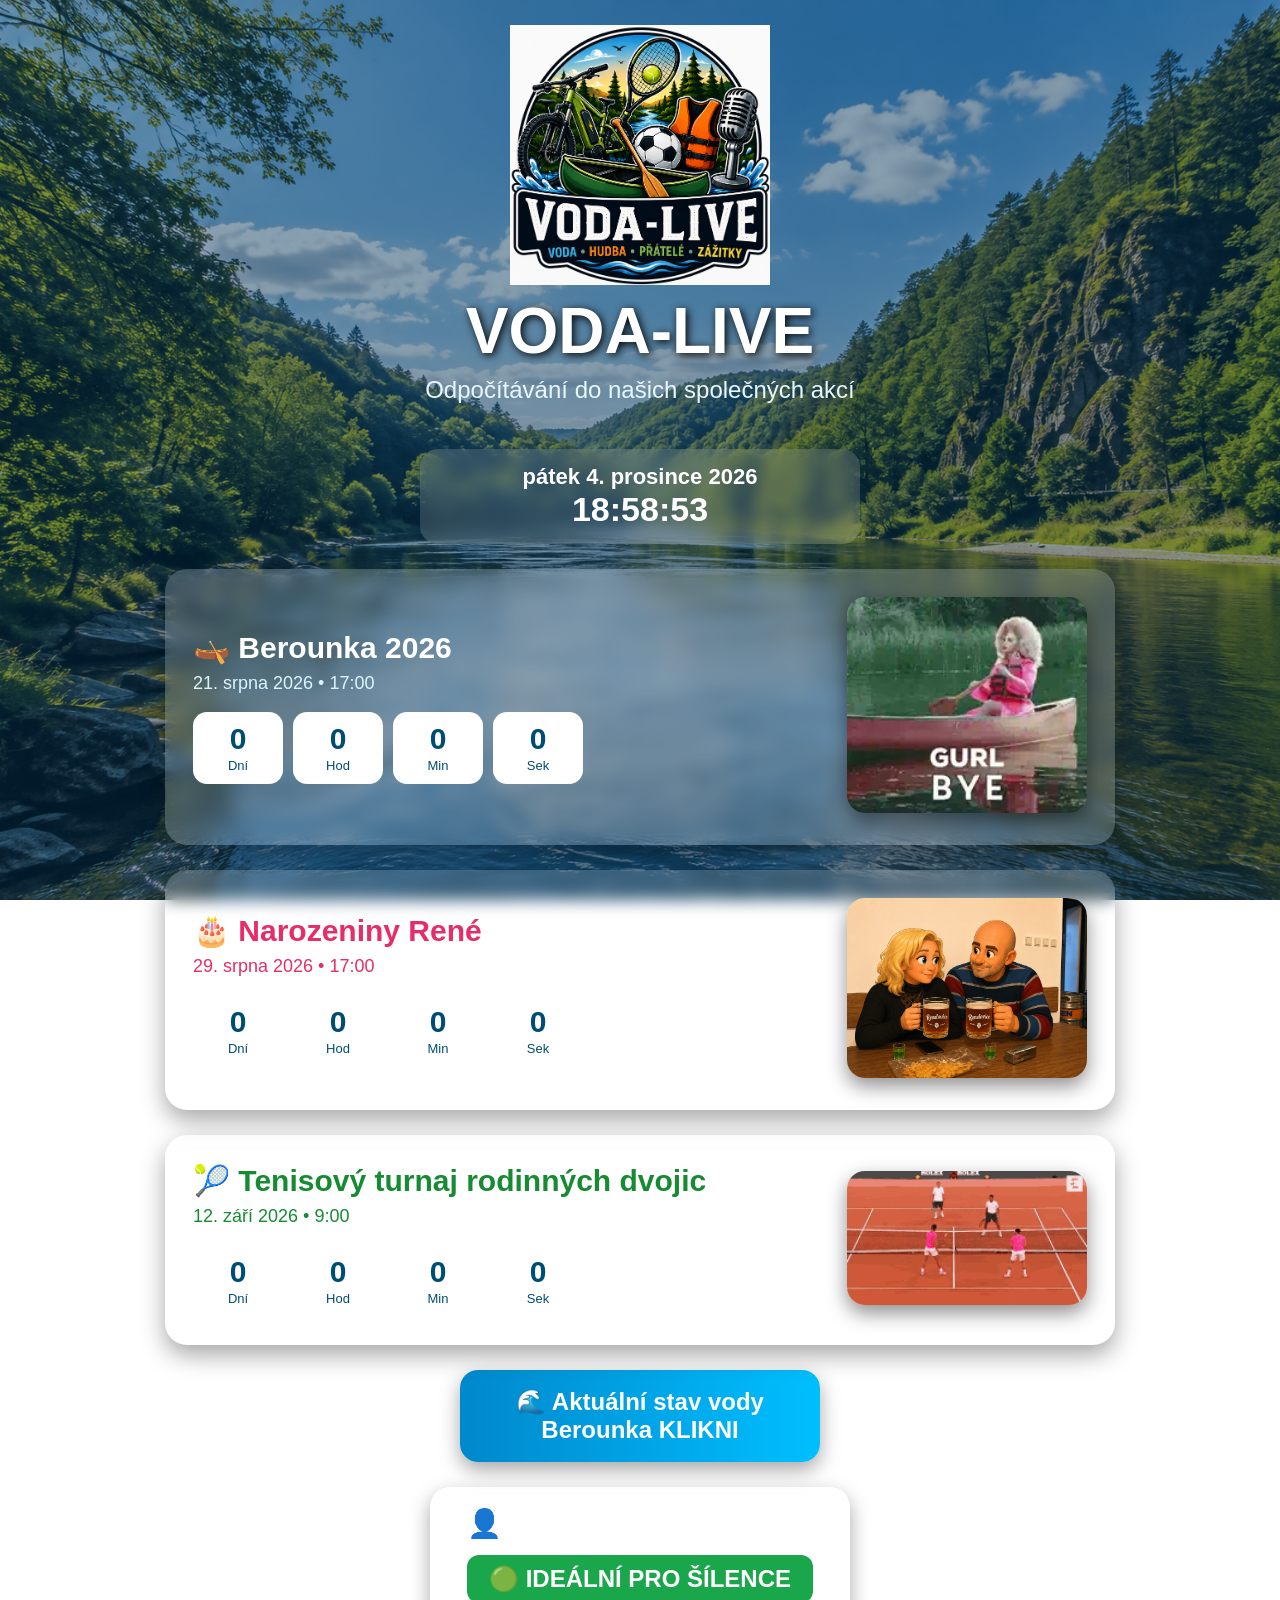
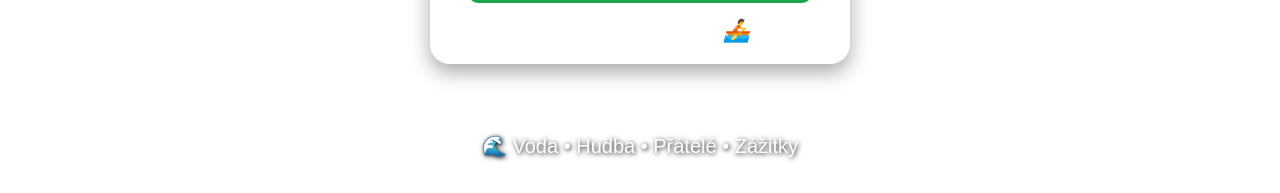
<file: index.html>
<!DOCTYPE html>
<html lang="cs">
<head>
<meta charset="UTF-8">
<meta name="viewport" content="width=device-width, initial-scale=1.0">

<title>VODA-LIVE</title>

<style>

*{
    margin:0;
    padding:0;
    box-sizing:border-box;
}

body{

    font-family:Arial,Helvetica,sans-serif;

    background:url("images/pozadi_berounka.png") center center/cover fixed;

    color:white;

    min-height:100vh;

}

body::before{

    content:"";

    position:fixed;

    inset:0;

    background:rgba(0,55,90,.45);

    z-index:-1;

}

header{

    text-align:center;

    padding:25px 15px;

}

header img{

    width:260px;

    margin-bottom:5px;

}

header h1{

    font-size:64px;

    text-shadow:2px 2px 8px black;

}

header p{

    font-size:24px;

    margin-top:8px;

    color:#e8f7ff;

}

#clock{

    width:440px;

    margin:20px auto;

    text-align:center;

    background:rgba(255,255,255,.15);

    border-radius:18px;

    padding:15px;

    backdrop-filter:blur(8px);

    font-size:22px;

    font-weight:bold;

}

.container{

    width:95%;

    max-width:950px;

    margin:auto;

}

.card{

    display:flex;

    justify-content:space-between;

    align-items:center;

    background:rgba(255,255,255,.18);

    backdrop-filter:blur(8px);

    border-radius:22px;

    margin:25px 0;

    padding:28px;

    box-shadow:0 10px 25px rgba(0,0,0,.35);

}

.left{

    flex:1;

}

.left h2{

    font-size:30px;

    margin-bottom:8px;

}

.date{

    font-size:18px;

    color:#d9f6ff;

}

.countdown{

    display:flex;

    gap:10px;

    margin-top:18px;

}

.box{

    width:90px;

    background:white;

    color:#004d73;

    border-radius:14px;

    text-align:center;

    padding:10px;

}

.box span{

    display:block;

    font-size:30px;

    font-weight:bold;

}

.box small{

    font-size:13px;

}

.right img{

    width:180px;

    border-radius:18px;

    box-shadow:0 8px 20px rgba(0,0,0,.45);

}

footer{

    text-align:center;

    padding:35px;

    font-size:20px;

    text-shadow:1px 1px 5px black;

}

@media(max-width:800px){

.card{

flex-direction:column;

text-align:center;

}

.right{

margin-top:20px;

}

.countdown{

justify-content:center;

flex-wrap:wrap;

}

}
    
.right img{

width:240px;
}
    .berounka{
    width:400px !important;
    height:auto;
}

 .waterButton{

    display:block;

    width:360px;

    margin:25px auto;

    padding:18px;

    text-align:center;

    text-decoration:none;

    font-size:24px;

    font-weight:bold;

    color:white;

    background:linear-gradient(90deg,#0088cc,#00bfff);

    border-radius:18px;

    box-shadow:0 8px 20px rgba(0,0,0,.35);

    transition:.3s;

}

.waterButton:hover{

    transform:scale(1.05);

    background:linear-gradient(90deg,#0099ee,#00d4ff);


}


/* ===== VIKI RADÍ ===== */
.vikiTip{
    width:420px;
    max-width:90%;
    margin:20px auto 35px;
    padding:20px;
    background:rgba(255,255,255,.18);
    backdrop-filter:blur(8px);
    border-radius:20px;
    text-align:center;
    box-shadow:0 8px 20px rgba(0,0,0,.35);
}
.vikiTip h3{
    margin-bottom:15px;
    font-size:28px;
}
.vikiState{
    display:inline-block;
    background:#1aa64a;
    color:white;
    padding:10px 22px;
    border-radius:12px;
    font-size:24px;
    font-weight:bold;
}
.vikiTip p{
    margin-top:15px;
    font-size:22px;
    font-style:italic;
}
.birthdayCard h2, .birthdayCard .date{color:#e72d68;}
.tennisCard h2, .tennisCard .date{color:#168b32;}

</style>

</head>

<body>

<header>

<img src="images/logo.png">

<h1>VODA-LIVE</h1>

<p>Odpočítávání do našich společných akcí</p>

</header>

<div id="clock"></div>

<div class="container">

<!-- BEROUNKA 2026 -->

<div class="card">

<div class="left">

<h2>🛶 Berounka 2026</h2>

<div class="date">

21. srpna 2026 • 17:00

</div>

<div class="countdown">

<div class="box">
<span id="b_d">0</span>
<small>Dní</small>
</div>

<div class="box">
<span id="b_h">0</span>
<small>Hod</small>
</div>

<div class="box">
<span id="b_m">0</span>
<small>Min</small>
</div>

<div class="box">
<span id="b_s">0</span>
<small>Sek</small>
</div>

</div>

</div>

<div class="right">

<img src="images/BERONKA.webp">

</div>

</div>

<!-- NAROZENINY -->

<div class="card birthdayCard">

<div class="left">

<h2>🎂 Narozeniny René</h2>

<div class="date">

29. srpna 2026 • 17:00

</div>

<div class="countdown">

<div class="box">
<span id="r_d">0</span>
<small>Dní</small>
</div>

<div class="box">
<span id="r_h">0</span>
<small>Hod</small>
</div>

<div class="box">
<span id="r_m">0</span>
<small>Min</small>
</div>

<div class="box">
<span id="r_s">0</span>
<small>Sek</small>
</div>

</div>

</div>

<div class="right">

<img src="images/rendan.png">

</div>

</div>

<!-- TENISOVÝ TURNAJ -->

<div class="card tennisCard">

<div class="left">

<h2>🎾 Tenisový turnaj rodinných dvojic  </h2>

<div class="date">

12. září 2026 • 9:00

</div>

<div class="countdown">

<div class="box">
<span id="v_d">0</span>
<small>Dní</small>
</div>

<div class="box">
<span id="v_h">0</span>
<small>Hod</small>
</div>

<div class="box">
<span id="v_m">0</span>
<small>Min</small>
</div>

<div class="box">
<span id="v_s">0</span>
<small>Sek</small>
</div>

</div>

</div>

<div class="right">

<img src="images/tenis1.gif">

</div>

</div>

</div>

<a href="index2.html" class="waterButton">
    🌊 Aktuální stav vody Berounka KLIKNI
</a>

<div class="vikiTip">
    <h3>👤 VIKI RADÍ INFORMUJE</h3>
    <div class="vikiState">🟢 IDEÁLNÍ PRO ŠÍLENCE</div>
    <p>„Tak balíme pádla!“ 🚣</p>
</div>

<footer>

🌊 Voda • Hudba • Přátelé • Zážitky

</footer>
<script>

const events = {

tenis:new Date("2026-09-12T09:00:00"),

narozeniny:new Date("2026-08-29T17:00:00"),

ber:new Date("2026-08-21T17:00:00")

};

function countdown(target,prefix){

let now=new Date();

let diff=target-now;

if(diff<0) diff=0;

let days=Math.floor(diff/86400000);

let hours=Math.floor(diff/3600000)%24;

let minutes=Math.floor(diff/60000)%60;

let seconds=Math.floor(diff/1000)%60;

document.getElementById(prefix+"_d").textContent=days;

document.getElementById(prefix+"_h").textContent=hours;

document.getElementById(prefix+"_m").textContent=minutes;

document.getElementById(prefix+"_s").textContent=seconds;

}

function updateClock(){

let now=new Date();

document.getElementById("clock").innerHTML=

now.toLocaleDateString("cs-CZ",{

weekday:"long",

day:"numeric",

month:"long",

year:"numeric"

})

+"<br><span style='font-size:34px'>"+

now.toLocaleTimeString("cs-CZ")+

"</span>";

countdown(events.tenis,"v");

countdown(events.narozeniny,"r");

countdown(events.ber,"b");

}

updateClock();

setInterval(updateClock,1000);

</script>

</body>

</html>
</file>
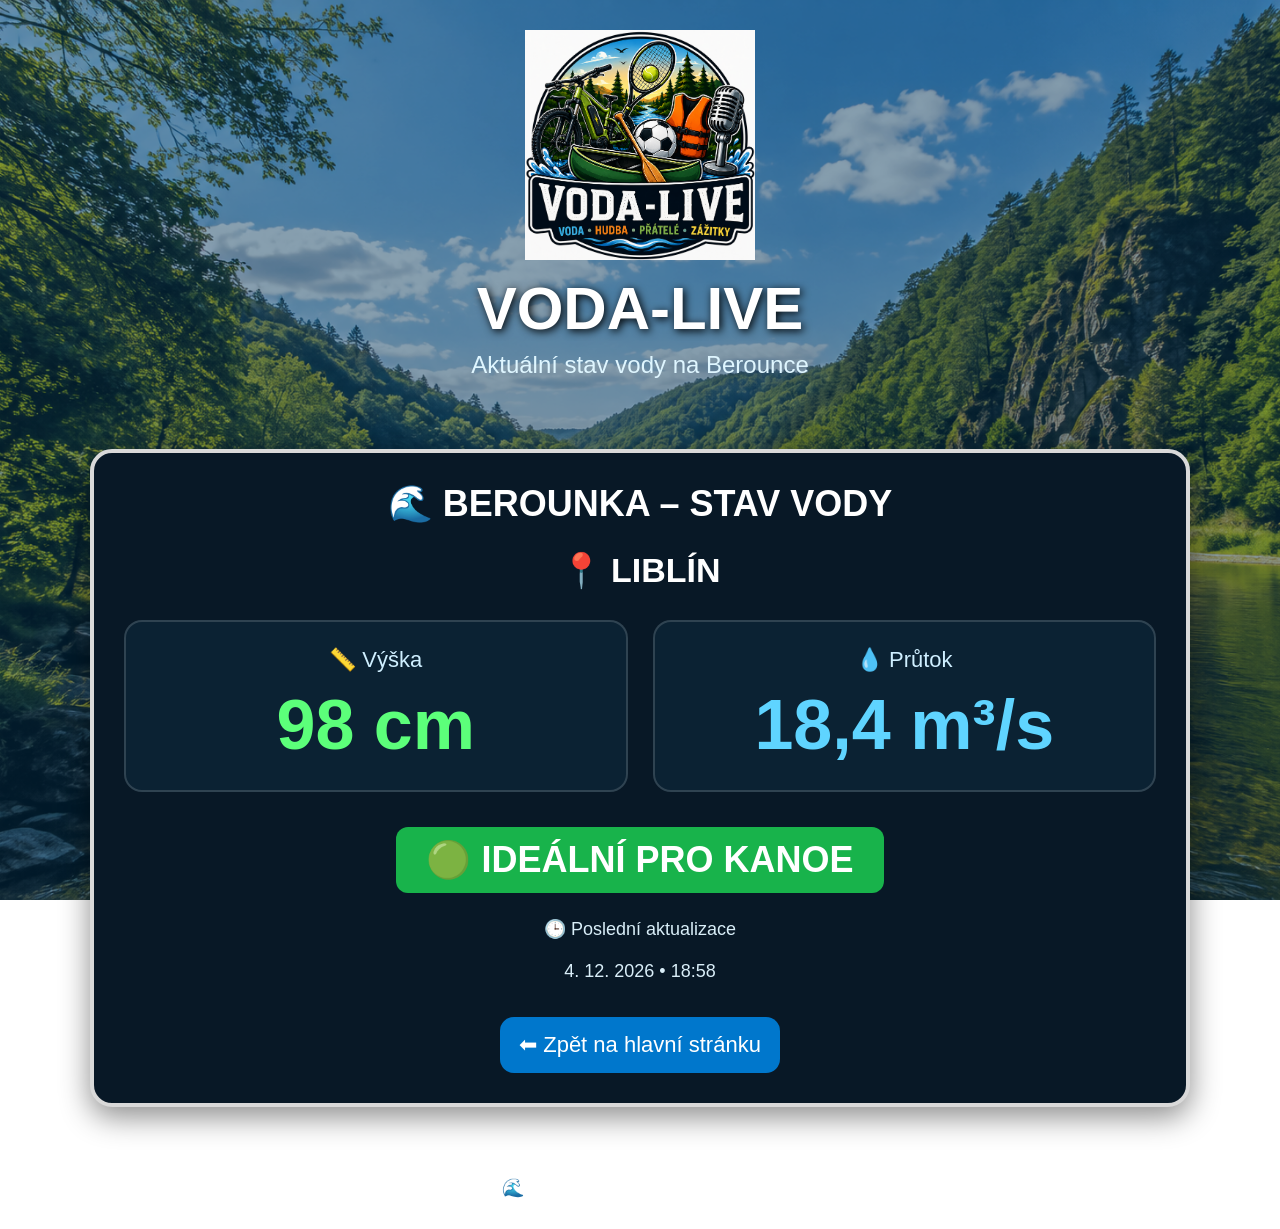
<file: index2.html>
<!DOCTYPE html>
<html lang="cs">

<head>

<meta charset="UTF-8">
<meta name="viewport" content="width=device-width, initial-scale=1.0">

<title>VODA-LIVE | Stav vody</title>

<style>

*{
    margin:0;
    padding:0;
    box-sizing:border-box;
}

body{

    font-family:Arial,Helvetica,sans-serif;

    background:url("images/pozadi_berounka.png") center center/cover fixed;

    color:white;

    min-height:100vh;

}

body::before{

    content:"";

    position:fixed;

    inset:0;

    background:rgba(0,55,90,.45);

    z-index:-1;

}

header{

    text-align:center;

    padding:30px 15px;

}

header img{

    width:230px;

    margin-bottom:10px;

}

header h1{

    font-size:60px;

    text-shadow:2px 2px 8px black;

}

header p{

    font-size:24px;

    color:#dff6ff;

    margin-top:8px;

}

.container{

    width:95%;

    max-width:1100px;

    margin:40px auto;

}

.waterPanel{

    background:#081826;

    border:4px solid #d9d9d9;

    border-radius:22px;

    padding:30px;

    box-shadow:0 10px 30px rgba(0,0,0,.45);

}

.panelTitle{

    text-align:center;

    font-size:36px;

    font-weight:bold;

    margin-bottom:25px;

}

.station{

    text-align:center;

    font-size:34px;

    font-weight:bold;

    margin-bottom:30px;

}

.grid{

    display:grid;

    grid-template-columns:1fr 1fr;

    gap:25px;

}

.box{

    background:#0b2233;

    border:2px solid rgba(255,255,255,.15);

    border-radius:18px;

    padding:25px;

    text-align:center;

}

.label{

    font-size:22px;

    color:#cfefff;

    margin-bottom:12px;

}

.value{

    font-size:70px;

    font-weight:bold;

}

.green{

    color:#5CFF7A;

}

.blue{

    color:#5FD4FF;

}

.state{

    text-align:center;

    margin-top:35px;

}

.badge{

    display:inline-block;

    background:#18b34b;

    color:white;

    font-size:36px;

    font-weight:bold;

    padding:12px 30px;

    border-radius:12px;

}

.update{

    text-align:center;

    margin-top:25px;

    color:#d9eef8;

    font-size:18px;

}

.back{

    display:block;

    width:280px;

    margin:35px auto 0;

    text-align:center;

    text-decoration:none;

    color:white;

    background:#0077cc;

    padding:15px;

    border-radius:14px;

    font-size:22px;

}

.back:hover{

    background:#005fa3;

}

footer{

    text-align:center;

    padding:30px;

    font-size:18px;

}

</style>

</head>

<body>

<header>

<img src="images/logo.png">

<h1>VODA-LIVE</h1>

<p>Aktuální stav vody na Berounce</p>

</header>

<div class="container">

<div class="waterPanel">

<div class="panelTitle">

🌊 BEROUNKA – STAV VODY

</div>

<div class="station">

📍 LIBLÍN

</div>

<div class="grid">

<div class="box">

<div class="label">📏 Výška</div>

<div class="value green" id="height">98 cm</div>

</div>

<div class="box">

<div class="label">💧 Průtok</div>

<div class="value blue" id="flow">18,4 m³/s</div>

</div>

</div>
<div class="state">

<span class="badge" id="state">

🟢 IDEÁLNÍ PRO KANOE

</span>

</div>

<div class="update">

🕒 Poslední aktualizace

<br><br>

<span id="updateTime"></span>

</div>

<a href="index.html" class="back">

⬅ Zpět na hlavní stránku

</a>

</div>

</div>

<script>

// ===== TESTOVACÍ DATA =====

const voda = {

    stanice: "Liblín",

    vyska: "98 cm",

    prutok: "18,4 m³/s",

    stav: "🟢 IDEÁLNÍ PRO KANOE"

};

// ===== ZOBRAZENÍ DAT =====

document.getElementById("height").textContent = voda.vyska;
document.getElementById("flow").textContent = voda.prutok;
document.getElementById("state").textContent = voda.stav;

// ===== AKTUÁLNÍ DATUM A ČAS =====

function updateTime(){

    const now = new Date();

    document.getElementById("updateTime").textContent =
        now.toLocaleDateString("cs-CZ") +
        " • " +
        now.toLocaleTimeString("cs-CZ",{
            hour:"2-digit",
            minute:"2-digit"
        });

}

updateTime();

setInterval(updateTime,60000);

// ======================================
// ZDE POZDĚJI PŘIPOJÍME DATA Z ČHMÚ
// ======================================

</script>

<footer>

🌊 VODA-LIVE • Berounka • Liblín

</footer>

</body>

</html>
</file>
